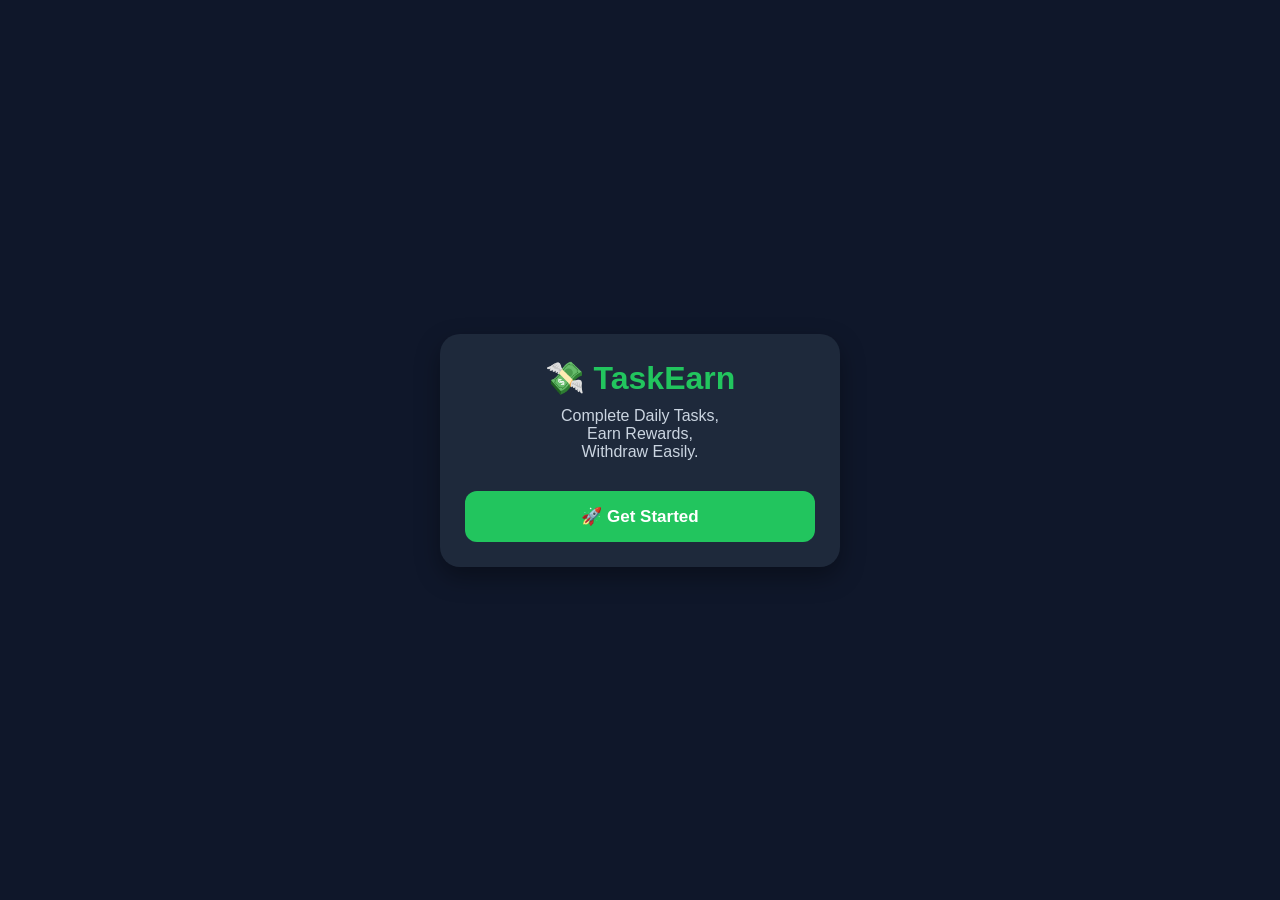
<file: index.html>
<!DOCTYPE html>
<html lang="en">
<head>
    <meta charset="UTF-8">
    <meta name="viewport" content="width=device-width, initial-scale=1.0">
    <title>TaskEarn</title>
    <link rel="stylesheet" href="style.css">
</head>
<body>

<div class="container">

    <h1>💸 TaskEarn</h1>

    <p>
        Complete Daily Tasks,<br>
        Earn Rewards,<br>
        Withdraw Easily.
    </p>

    <button id="startBtn">
        🚀 Get Started
    </button>

</div>

<script src="script.js"></script>

</body>
</html>
</file>
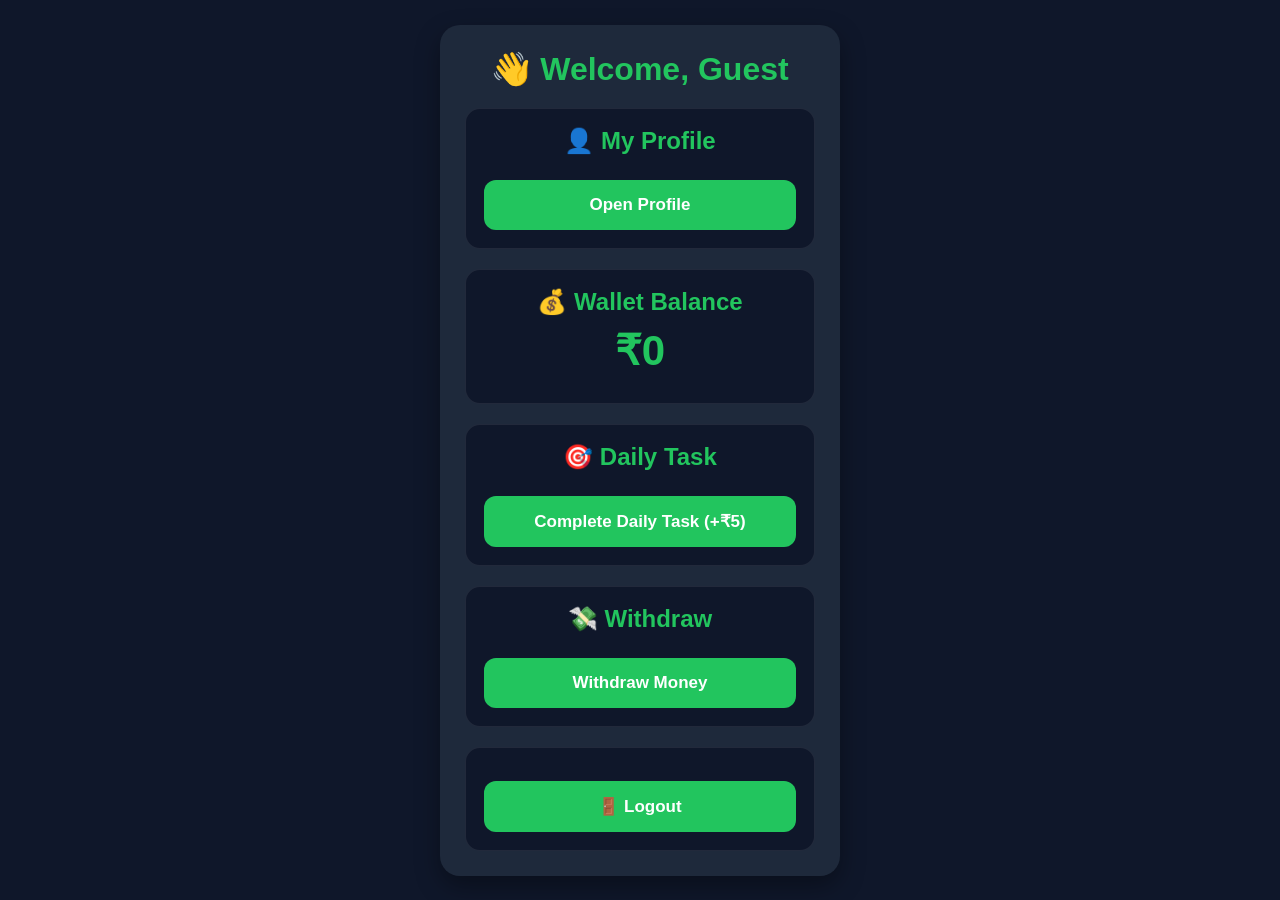
<file: dashboard.html>
<!DOCTYPE html>
<html lang="en">
<head>
    <meta charset="UTF-8">
    <meta name="viewport" content="width=device-width, initial-scale=1.0">
    <title>Dashboard - TaskEarn</title>

    <link rel="stylesheet" href="style.css">
</head>
<body>

<div class="container">

    <h1 id="welcome">👋 Welcome</h1>

    <p id="userEmail"></p>

    <!-- Profile -->
    <div class="card">
        <h2>👤 My Profile</h2>

        <button id="profileBtn">
            Open Profile
        </button>
    </div>

    <!-- Wallet -->
    <div class="card">

        <h2>💰 Wallet Balance</h2>

        <h1 id="wallet">₹0</h1>

    </div>

    <!-- Daily Task -->
    <div class="card">

        <h2>🎯 Daily Task</h2>

        <button id="taskBtn">
            Complete Daily Task (+₹5)
        </button>

    </div>

    <!-- Withdraw -->
    <div class="card">

        <h2>💸 Withdraw</h2>

        <button id="withdrawBtn">
            Withdraw Money
        </button>

    </div>

    <!-- Logout -->
    <div class="card">

        <button id="logoutBtn">
            🚪 Logout
        </button>

    </div>

</div>

<script src="script.js"></script>

</body>
</html>
</file>
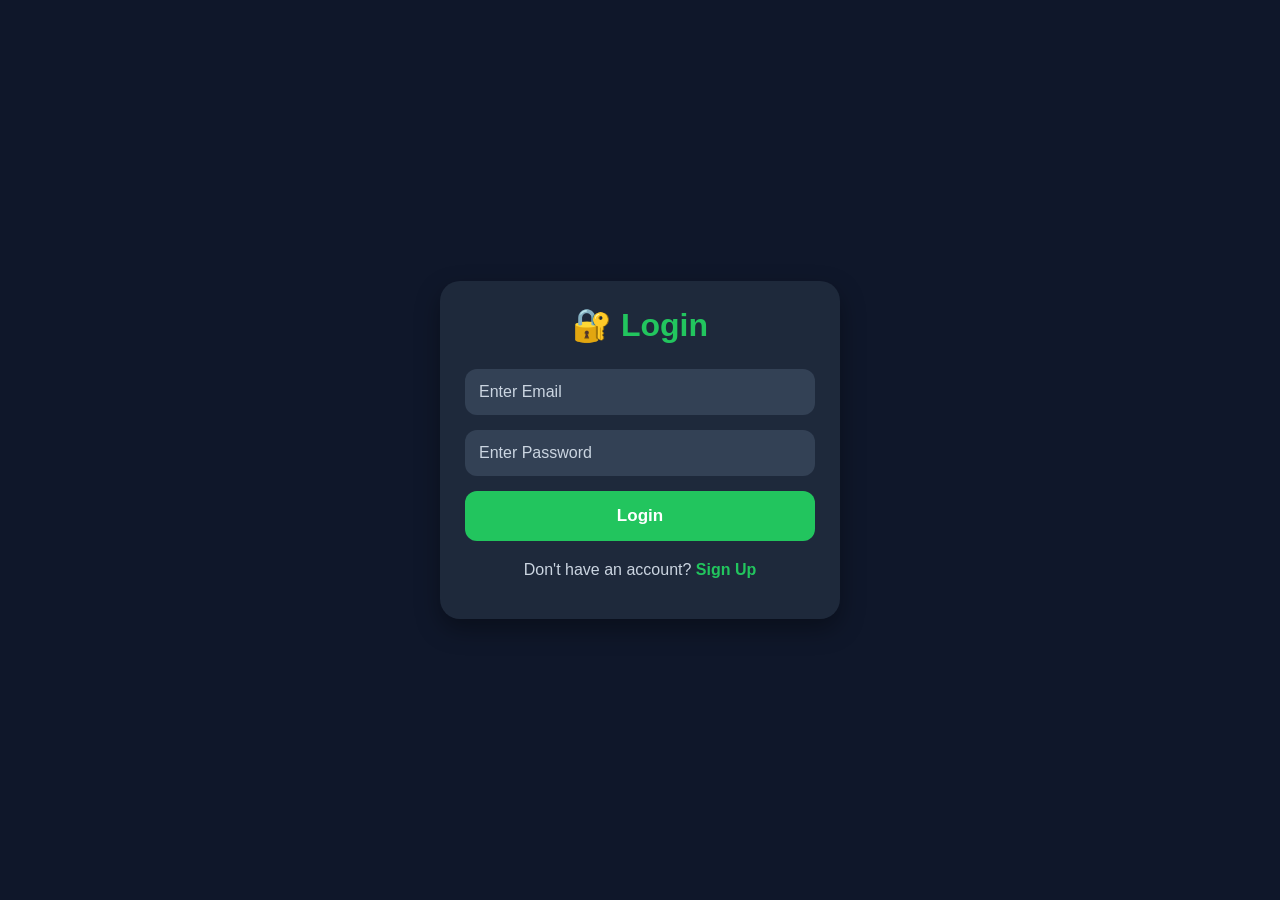
<file: login.html>
<!DOCTYPE html>
<html lang="en">
<head>
    <meta charset="UTF-8">
    <meta name="viewport" content="width=device-width, initial-scale=1.0">
    <title>Login - TaskEarn</title>
    <link rel="stylesheet" href="style.css">
</head>
<body>

<div class="container">

    <h1>🔐 Login</h1>

    <input
        type="email"
        id="email"
        placeholder="Enter Email"
    >

    <input
        type="password"
        id="password"
        placeholder="Enter Password"
    >

    <button id="loginBtn">
        Login
    </button>

    <p style="margin-top:20px;">
        Don't have an account?
        <a href="signup.html">Sign Up</a>
    </p>

</div>

<script src="script.js"></script>

</body>
</html>
</file>
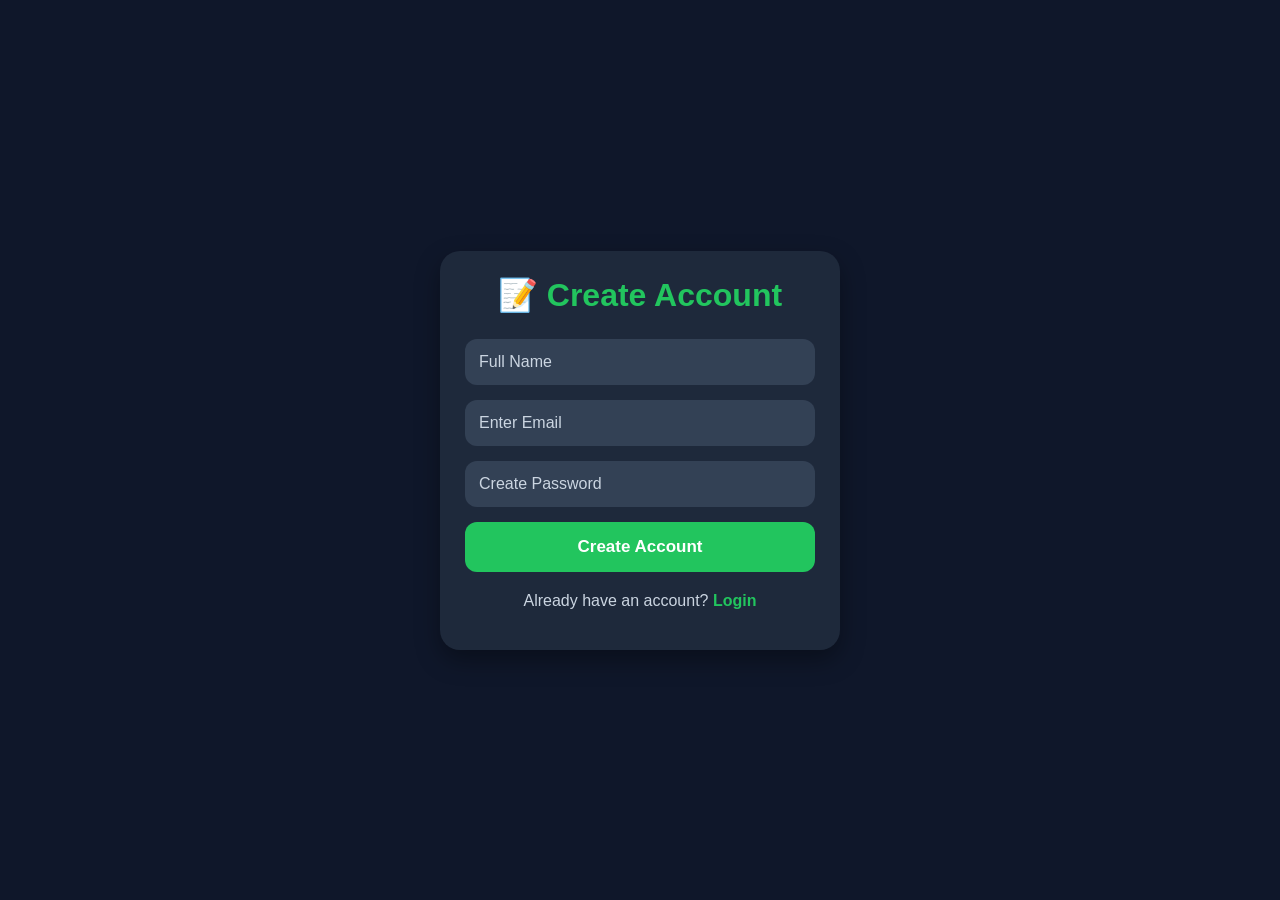
<file: signup.html>
<!DOCTYPE html>
<html lang="en">
<head>
    <meta charset="UTF-8">
    <meta name="viewport" content="width=device-width, initial-scale=1.0">
    <title>Signup - TaskEarn</title>
    <link rel="stylesheet" href="style.css">
</head>
<body>

<div class="container">

    <h1>📝 Create Account</h1>

    <input
        type="text"
        id="name"
        placeholder="Full Name"
    >

    <input
        type="email"
        id="signupEmail"
        placeholder="Enter Email"
    >

    <input
        type="password"
        id="signupPassword"
        placeholder="Create Password"
    >

    <button id="signupBtn">
        Create Account
    </button>

    <p style="margin-top:20px;">
        Already have an account?
        <a href="login.html">Login</a>
    </p>

</div>

<script src="script.js"></script>

</body>
</html>
</file>
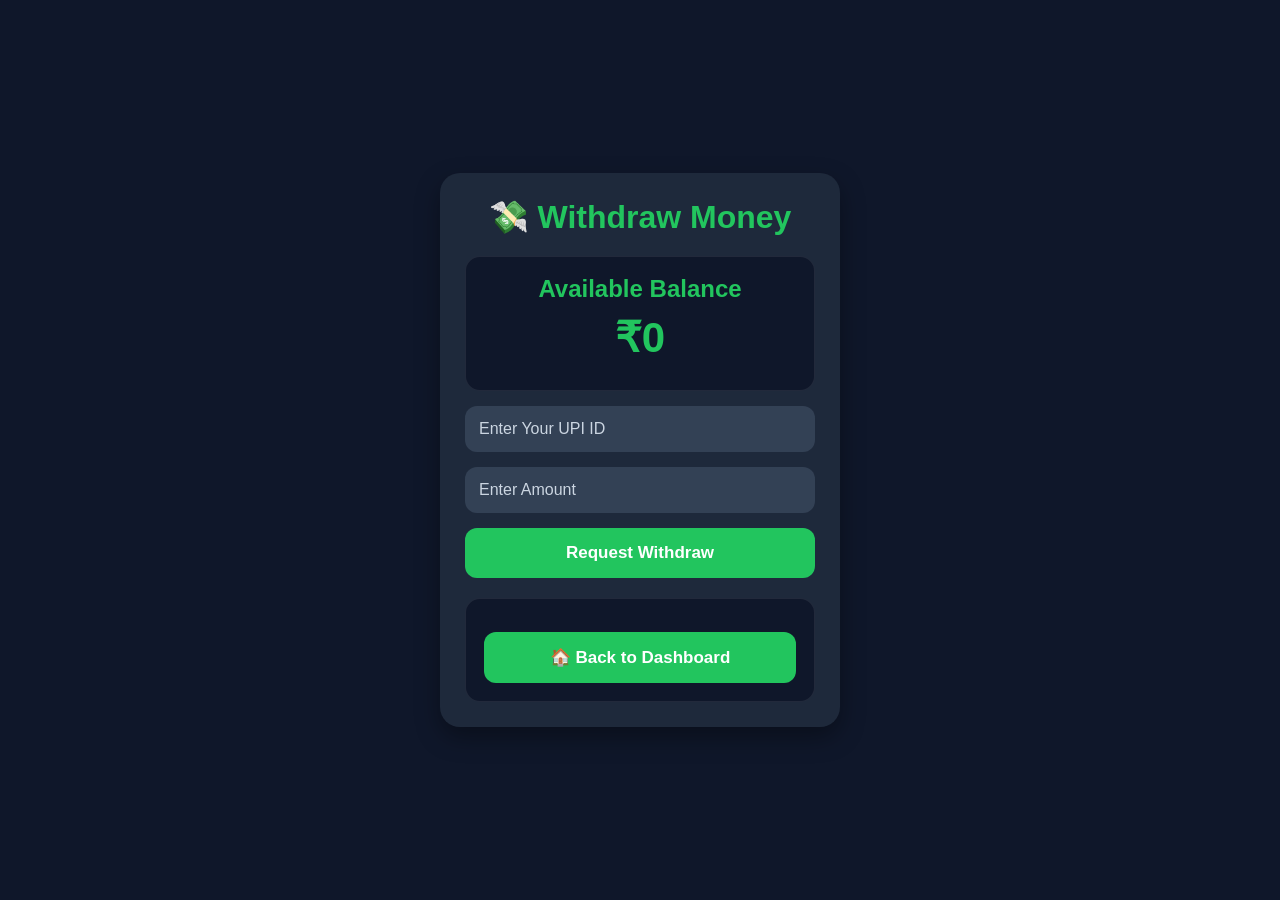
<file: withdraw.html>
<!DOCTYPE html>
<html lang="en">
<head>
    <meta charset="UTF-8">
    <meta name="viewport" content="width=device-width, initial-scale=1.0">
    <title>Withdraw - TaskEarn</title>
    <link rel="stylesheet" href="style.css">
</head>
<body>

<div class="container">

    <h1>💸 Withdraw Money</h1>

    <div class="card">

        <h2>Available Balance</h2>

        <h1 id="withdrawWallet">₹0</h1>

    </div>

    <input
        type="text"
        id="upiId"
        placeholder="Enter Your UPI ID"
    >

    <input
        type="number"
        id="withdrawAmount"
        placeholder="Enter Amount"
    >

    <button id="withdrawNowBtn">
        Request Withdraw
    </button>

    <div class="card">

        <button id="backDashboardBtn">
            🏠 Back to Dashboard
        </button>

    </div>

</div>

<script src="script.js"></script>

</body>
</html>
</file>
<file: style.css>
/* =========================
   TaskEarn v2 Style
========================= */

*{
    margin:0;
    padding:0;
    box-sizing:border-box;
    font-family:Arial, sans-serif;
}

body{
    background:#0f172a;
    color:#ffffff;
    display:flex;
    justify-content:center;
    align-items:center;
    min-height:100vh;
    padding:20px;
}

.container{
    width:100%;
    max-width:400px;
    background:#1e293b;
    border-radius:20px;
    padding:25px;
    box-shadow:0 10px 25px rgba(0,0,0,.35);
}

h1{
    text-align:center;
    color:#22c55e;
    margin-bottom:10px;
}

h2{
    color:#22c55e;
    margin-bottom:10px;
    text-align:center;
}

p{
    color:#cbd5e1;
    text-align:center;
    margin-bottom:15px;
}

.card{
    background:#0f172a;
    border-radius:15px;
    padding:18px;
    margin-top:20px;
    text-align:center;
    border:1px solid rgba(255,255,255,0.08);
}

input{
    width:100%;
    padding:14px;
    margin-top:15px;
    border:none;
    border-radius:12px;
    font-size:16px;
    background:#334155;
    color:#ffffff;
}

input::placeholder{
    color:#cbd5e1;
}

input:focus{
    outline:none;
    border:2px solid #22c55e;
}

button{
    width:100%;
    padding:15px;
    margin-top:15px;
    border:none;
    border-radius:12px;
    background:#22c55e;
    color:white;
    font-size:17px;
    font-weight:bold;
    cursor:pointer;
    transition:.2s;
}

button:hover{
    opacity:.9;
}

button:active{
    transform:scale(.98);
}

a{
    color:#22c55e;
    text-decoration:none;
    font-weight:bold;
}

img{
    display:block;
    margin:0 auto 15px;
    border-radius:50%;
    border:4px solid #22c55e;
}

#wallet,
#profileWallet,
#withdrawWallet{
    font-size:42px;
    color:#22c55e;
    text-align:center;
    margin-top:10px;
}

#userEmail,
#profileEmail{
    color:#94a3b8;
    text-align:center;
    word-break:break-word;
}

@media (max-width:480px){

.container{
    padding:20px;
}

h1{
    font-size:28px;
}

button{
    font-size:16px;
}

}
</file>
